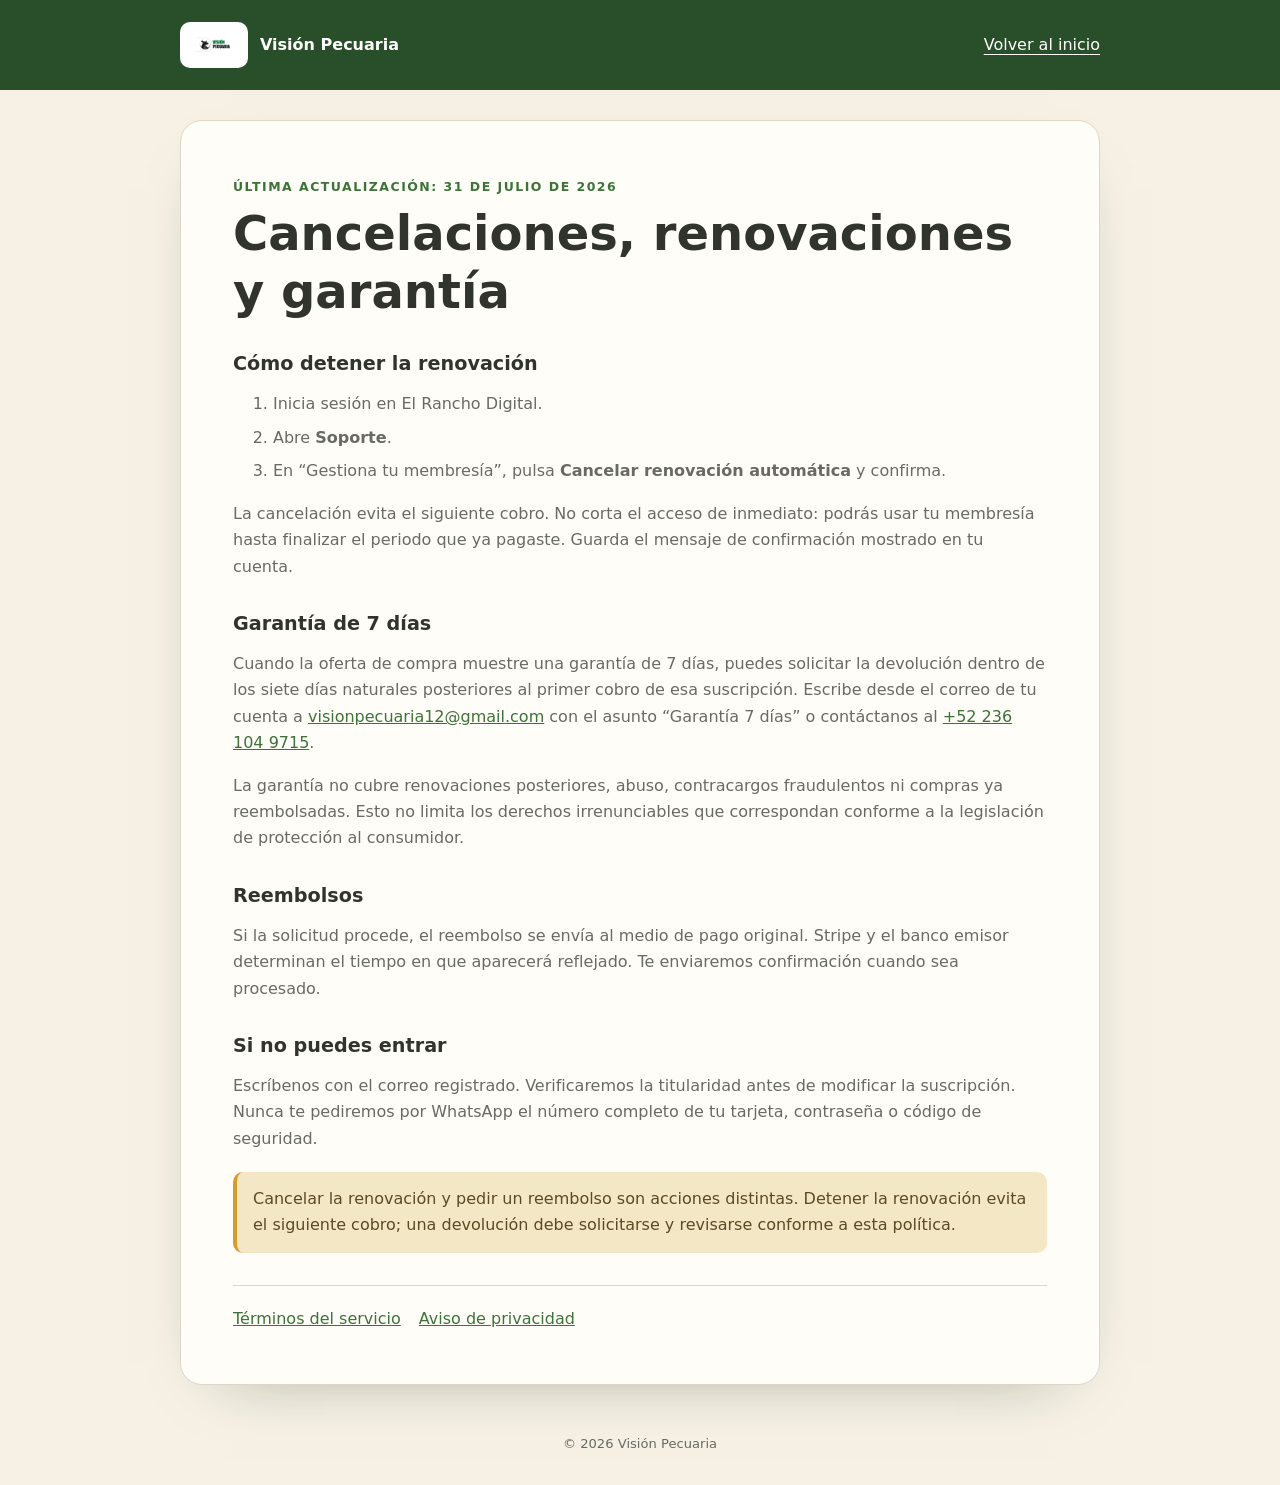
<file: cancelaciones.html>
<!doctype html>
<html lang="es">
<head><meta charset="utf-8"><meta name="viewport" content="width=device-width,initial-scale=1"><title>Cancelaciones y garantía · Visión Pecuaria</title><meta name="description" content="Política de cancelación, renovación y garantía de Visión Pecuaria."><link rel="stylesheet" href="legal.css"></head>
<body>
  <header class="legal-head"><nav class="legal-nav"><a class="legal-brand" href="/"><img src="assets/logo/logo-vision-pecuaria.jpg" alt=""><span>Visión Pecuaria</span></a><a class="legal-back" href="/">Volver al inicio</a></nav></header>
  <main class="legal-main">
    <span class="legal-kicker">Última actualización: 31 de julio de 2026</span><h1>Cancelaciones, renovaciones y garantía</h1>
    <h2>Cómo detener la renovación</h2><ol><li>Inicia sesión en El Rancho Digital.</li><li>Abre <strong>Soporte</strong>.</li><li>En “Gestiona tu membresía”, pulsa <strong>Cancelar renovación automática</strong> y confirma.</li></ol>
    <p>La cancelación evita el siguiente cobro. No corta el acceso de inmediato: podrás usar tu membresía hasta finalizar el periodo que ya pagaste. Guarda el mensaje de confirmación mostrado en tu cuenta.</p>
    <h2>Garantía de 7 días</h2><p>Cuando la oferta de compra muestre una garantía de 7 días, puedes solicitar la devolución dentro de los siete días naturales posteriores al primer cobro de esa suscripción. Escribe desde el correo de tu cuenta a <a href="mailto:visionpecuaria12@gmail.com">visionpecuaria12@gmail.com</a> con el asunto “Garantía 7 días” o contáctanos al <a href="https://wa.me/522361049715">+52 236 104 9715</a>.</p>
    <p>La garantía no cubre renovaciones posteriores, abuso, contracargos fraudulentos ni compras ya reembolsadas. Esto no limita los derechos irrenunciables que correspondan conforme a la legislación de protección al consumidor.</p>
    <h2>Reembolsos</h2><p>Si la solicitud procede, el reembolso se envía al medio de pago original. Stripe y el banco emisor determinan el tiempo en que aparecerá reflejado. Te enviaremos confirmación cuando sea procesado.</p>
    <h2>Si no puedes entrar</h2><p>Escríbenos con el correo registrado. Verificaremos la titularidad antes de modificar la suscripción. Nunca te pediremos por WhatsApp el número completo de tu tarjeta, contraseña o código de seguridad.</p>
    <div class="legal-note"><p>Cancelar la renovación y pedir un reembolso son acciones distintas. Detener la renovación evita el siguiente cobro; una devolución debe solicitarse y revisarse conforme a esta política.</p></div>
    <nav class="legal-links"><a href="terminos.html">Términos del servicio</a><a href="privacidad.html">Aviso de privacidad</a></nav>
  </main><footer class="legal-foot">© 2026 Visión Pecuaria</footer>
</body></html>
</file>
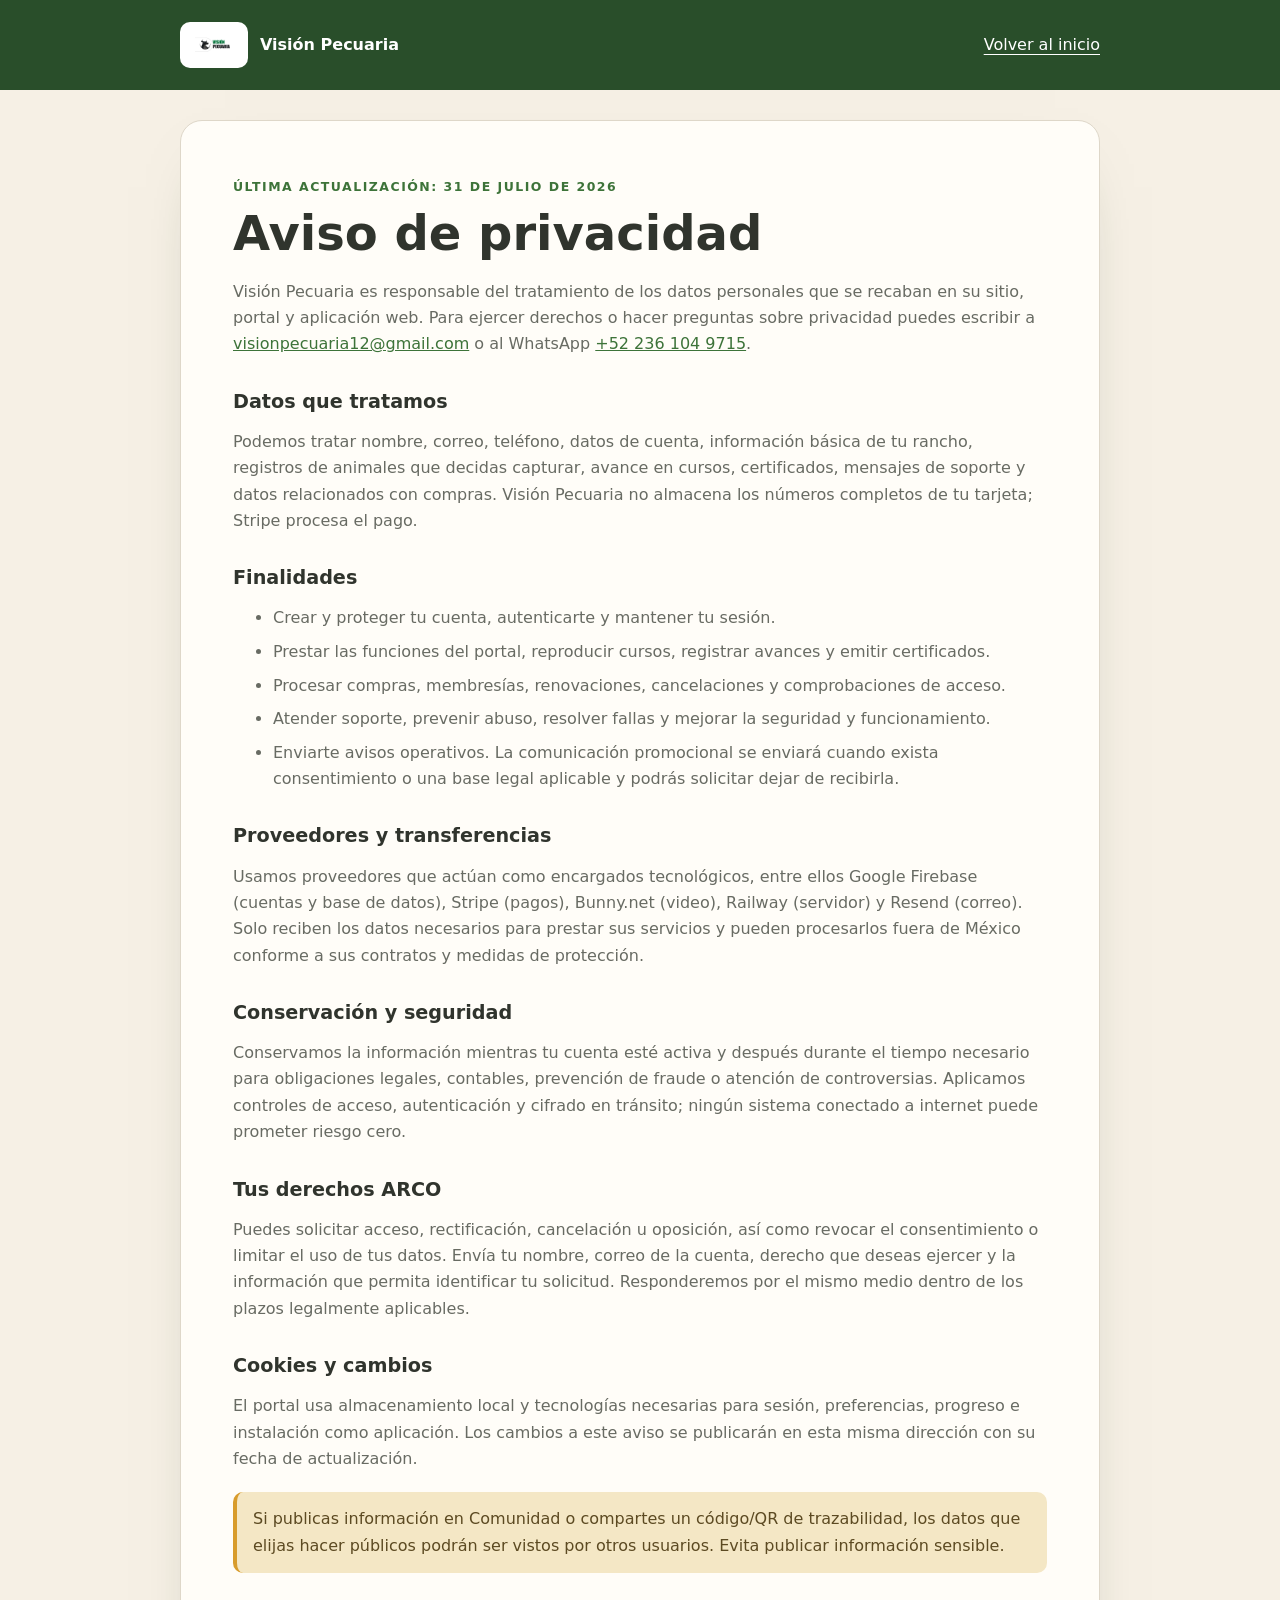
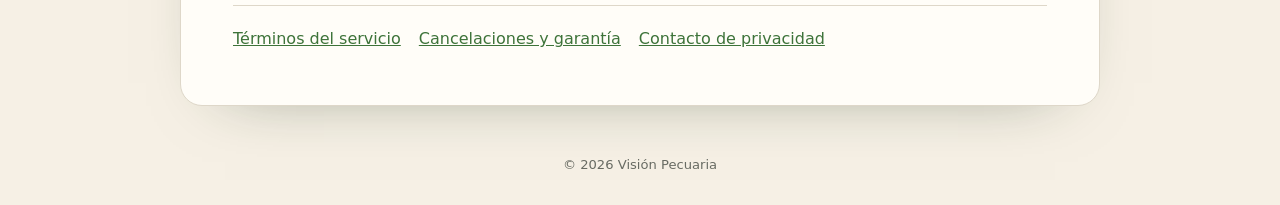
<file: privacidad.html>
<!doctype html>
<html lang="es">
<head>
  <meta charset="utf-8"><meta name="viewport" content="width=device-width,initial-scale=1">
  <title>Aviso de privacidad · Visión Pecuaria</title>
  <meta name="description" content="Aviso de privacidad de Visión Pecuaria.">
  <link rel="stylesheet" href="legal.css">
</head>
<body>
  <header class="legal-head"><nav class="legal-nav"><a class="legal-brand" href="/"><img src="assets/logo/logo-vision-pecuaria.jpg" alt=""><span>Visión Pecuaria</span></a><a class="legal-back" href="/">Volver al inicio</a></nav></header>
  <main class="legal-main">
    <span class="legal-kicker">Última actualización: 31 de julio de 2026</span>
    <h1>Aviso de privacidad</h1>
    <p>Visión Pecuaria es responsable del tratamiento de los datos personales que se recaban en su sitio, portal y aplicación web. Para ejercer derechos o hacer preguntas sobre privacidad puedes escribir a <a href="mailto:visionpecuaria12@gmail.com">visionpecuaria12@gmail.com</a> o al WhatsApp <a href="https://wa.me/522361049715">+52 236 104 9715</a>.</p>

    <h2>Datos que tratamos</h2>
    <p>Podemos tratar nombre, correo, teléfono, datos de cuenta, información básica de tu rancho, registros de animales que decidas capturar, avance en cursos, certificados, mensajes de soporte y datos relacionados con compras. Visión Pecuaria no almacena los números completos de tu tarjeta; Stripe procesa el pago.</p>

    <h2>Finalidades</h2>
    <ul><li>Crear y proteger tu cuenta, autenticarte y mantener tu sesión.</li><li>Prestar las funciones del portal, reproducir cursos, registrar avances y emitir certificados.</li><li>Procesar compras, membresías, renovaciones, cancelaciones y comprobaciones de acceso.</li><li>Atender soporte, prevenir abuso, resolver fallas y mejorar la seguridad y funcionamiento.</li><li>Enviarte avisos operativos. La comunicación promocional se enviará cuando exista consentimiento o una base legal aplicable y podrás solicitar dejar de recibirla.</li></ul>

    <h2>Proveedores y transferencias</h2>
    <p>Usamos proveedores que actúan como encargados tecnológicos, entre ellos Google Firebase (cuentas y base de datos), Stripe (pagos), Bunny.net (video), Railway (servidor) y Resend (correo). Solo reciben los datos necesarios para prestar sus servicios y pueden procesarlos fuera de México conforme a sus contratos y medidas de protección.</p>

    <h2>Conservación y seguridad</h2>
    <p>Conservamos la información mientras tu cuenta esté activa y después durante el tiempo necesario para obligaciones legales, contables, prevención de fraude o atención de controversias. Aplicamos controles de acceso, autenticación y cifrado en tránsito; ningún sistema conectado a internet puede prometer riesgo cero.</p>

    <h2>Tus derechos ARCO</h2>
    <p>Puedes solicitar acceso, rectificación, cancelación u oposición, así como revocar el consentimiento o limitar el uso de tus datos. Envía tu nombre, correo de la cuenta, derecho que deseas ejercer y la información que permita identificar tu solicitud. Responderemos por el mismo medio dentro de los plazos legalmente aplicables.</p>

    <h2>Cookies y cambios</h2>
    <p>El portal usa almacenamiento local y tecnologías necesarias para sesión, preferencias, progreso e instalación como aplicación. Los cambios a este aviso se publicarán en esta misma dirección con su fecha de actualización.</p>

    <div class="legal-note"><p>Si publicas información en Comunidad o compartes un código/QR de trazabilidad, los datos que elijas hacer públicos podrán ser vistos por otros usuarios. Evita publicar información sensible.</p></div>
    <nav class="legal-links"><a href="terminos.html">Términos del servicio</a><a href="cancelaciones.html">Cancelaciones y garantía</a><a href="mailto:visionpecuaria12@gmail.com">Contacto de privacidad</a></nav>
  </main>
  <footer class="legal-foot">© 2026 Visión Pecuaria</footer>
</body></html>
</file>
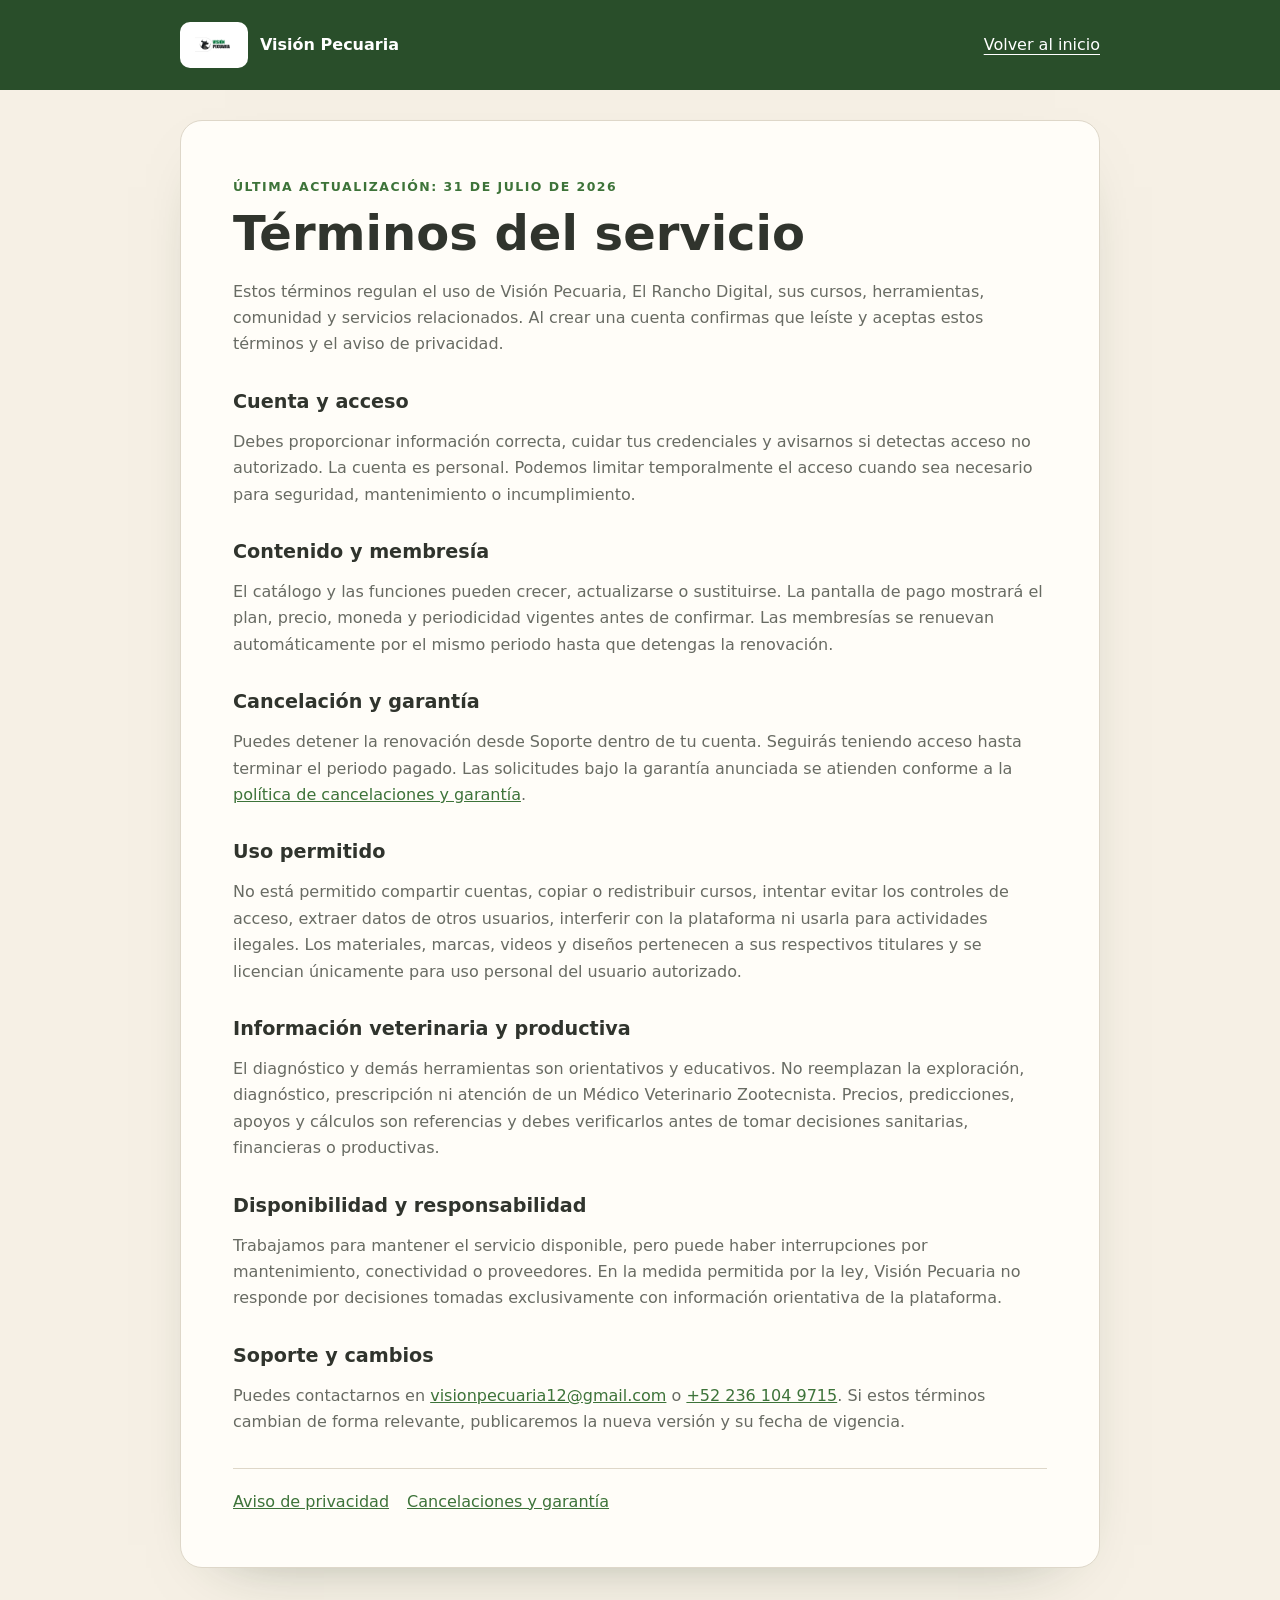
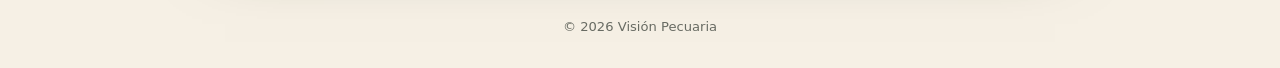
<file: terminos.html>
<!doctype html>
<html lang="es">
<head><meta charset="utf-8"><meta name="viewport" content="width=device-width,initial-scale=1"><title>Términos del servicio · Visión Pecuaria</title><meta name="description" content="Términos del servicio de Visión Pecuaria."><link rel="stylesheet" href="legal.css"></head>
<body>
  <header class="legal-head"><nav class="legal-nav"><a class="legal-brand" href="/"><img src="assets/logo/logo-vision-pecuaria.jpg" alt=""><span>Visión Pecuaria</span></a><a class="legal-back" href="/">Volver al inicio</a></nav></header>
  <main class="legal-main">
    <span class="legal-kicker">Última actualización: 31 de julio de 2026</span><h1>Términos del servicio</h1>
    <p>Estos términos regulan el uso de Visión Pecuaria, El Rancho Digital, sus cursos, herramientas, comunidad y servicios relacionados. Al crear una cuenta confirmas que leíste y aceptas estos términos y el aviso de privacidad.</p>
    <h2>Cuenta y acceso</h2><p>Debes proporcionar información correcta, cuidar tus credenciales y avisarnos si detectas acceso no autorizado. La cuenta es personal. Podemos limitar temporalmente el acceso cuando sea necesario para seguridad, mantenimiento o incumplimiento.</p>
    <h2>Contenido y membresía</h2><p>El catálogo y las funciones pueden crecer, actualizarse o sustituirse. La pantalla de pago mostrará el plan, precio, moneda y periodicidad vigentes antes de confirmar. Las membresías se renuevan automáticamente por el mismo periodo hasta que detengas la renovación.</p>
    <h2>Cancelación y garantía</h2><p>Puedes detener la renovación desde Soporte dentro de tu cuenta. Seguirás teniendo acceso hasta terminar el periodo pagado. Las solicitudes bajo la garantía anunciada se atienden conforme a la <a href="cancelaciones.html">política de cancelaciones y garantía</a>.</p>
    <h2>Uso permitido</h2><p>No está permitido compartir cuentas, copiar o redistribuir cursos, intentar evitar los controles de acceso, extraer datos de otros usuarios, interferir con la plataforma ni usarla para actividades ilegales. Los materiales, marcas, videos y diseños pertenecen a sus respectivos titulares y se licencian únicamente para uso personal del usuario autorizado.</p>
    <h2>Información veterinaria y productiva</h2><p>El diagnóstico y demás herramientas son orientativos y educativos. No reemplazan la exploración, diagnóstico, prescripción ni atención de un Médico Veterinario Zootecnista. Precios, predicciones, apoyos y cálculos son referencias y debes verificarlos antes de tomar decisiones sanitarias, financieras o productivas.</p>
    <h2>Disponibilidad y responsabilidad</h2><p>Trabajamos para mantener el servicio disponible, pero puede haber interrupciones por mantenimiento, conectividad o proveedores. En la medida permitida por la ley, Visión Pecuaria no responde por decisiones tomadas exclusivamente con información orientativa de la plataforma.</p>
    <h2>Soporte y cambios</h2><p>Puedes contactarnos en <a href="mailto:visionpecuaria12@gmail.com">visionpecuaria12@gmail.com</a> o <a href="https://wa.me/522361049715">+52 236 104 9715</a>. Si estos términos cambian de forma relevante, publicaremos la nueva versión y su fecha de vigencia.</p>
    <nav class="legal-links"><a href="privacidad.html">Aviso de privacidad</a><a href="cancelaciones.html">Cancelaciones y garantía</a></nav>
  </main><footer class="legal-foot">© 2026 Visión Pecuaria</footer>
</body></html>
</file>
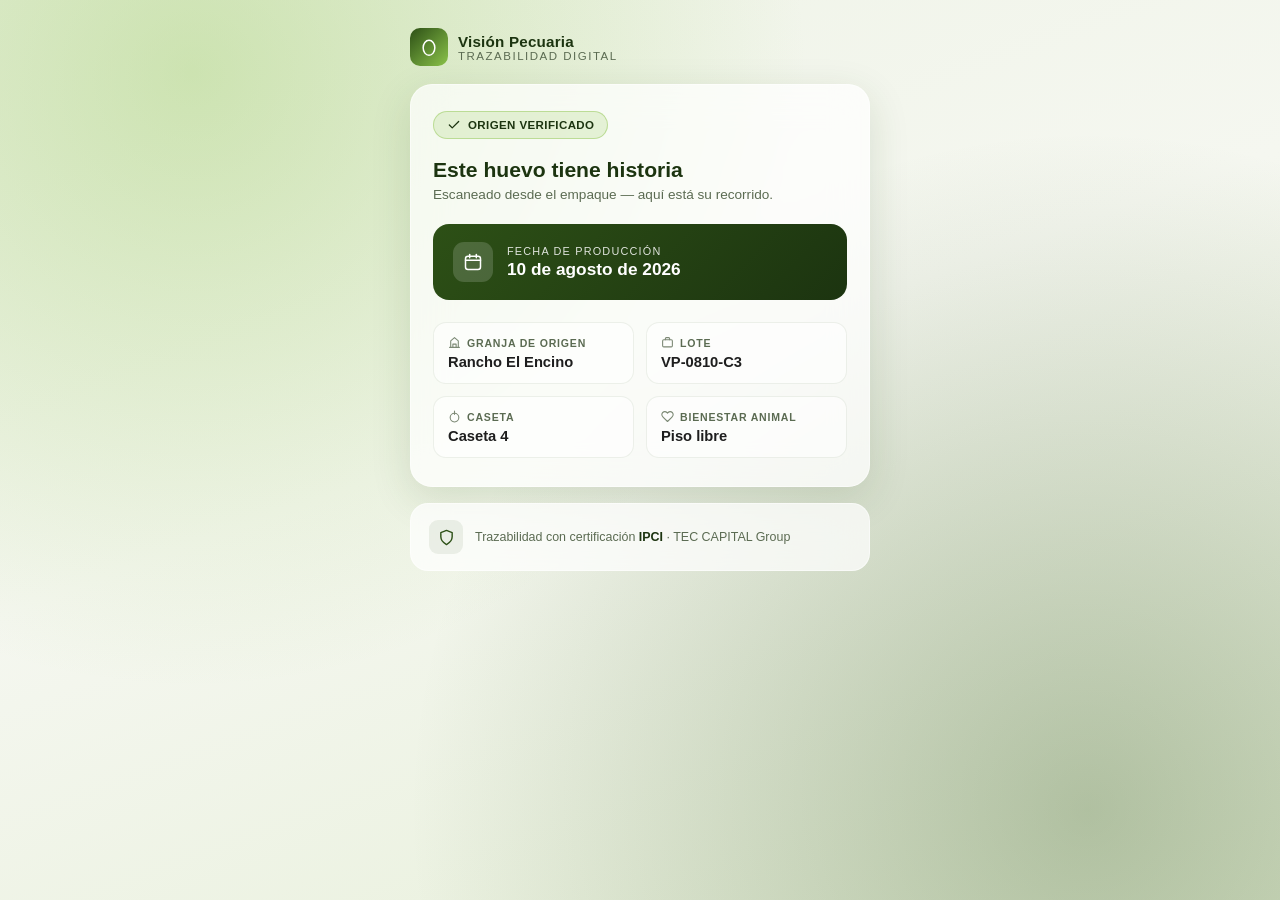
<file: trazabilidad.html>
<!DOCTYPE html>
<html lang="es">
<head>
<meta charset="UTF-8">
<meta name="viewport" content="width=device-width, initial-scale=1.0, maximum-scale=1.0">
<title>Trazabilidad · Visión Pecuaria</title>
<style>
  :root{
    --primario:#2d5016;
    --primario-oscuro:#1c3410;
    --acento:#8bc34a;
    --acento-claro:#c8e6a0;
    --tierra:#795548;
    --fondo:#f5f7f0;
    --texto:#1e1e1e;
    --texto-suave:#5b6b52;
    --card-bg:rgba(255,255,255,0.72);
    --card-borde:rgba(255,255,255,0.5);
  }
  *{box-sizing:border-box;margin:0;padding:0;}
  html,body{height:100%;}
  body{
    font-family:-apple-system,BlinkMacSystemFont,"Segoe UI",Roboto,Helvetica,Arial,sans-serif;
    color:var(--texto);
    background:
      radial-gradient(circle at 15% 8%, rgba(139,195,74,0.35), transparent 45%),
      radial-gradient(circle at 85% 90%, rgba(45,80,22,0.30), transparent 50%),
      linear-gradient(160deg, #eef3e6 0%, var(--fondo) 45%, #e6efd8 100%);
    min-height:100%;
    display:flex;
    justify-content:center;
    padding:28px 16px 48px;
  }
  .wrap{ width:100%; max-width:460px; }

  .brand{
    display:flex; align-items:center; gap:10px;
    margin-bottom:18px;
  }
  .brand-mark{
    width:38px; height:38px; border-radius:10px;
    background:linear-gradient(135deg,var(--primario),var(--acento));
    display:flex; align-items:center; justify-content:center;
    flex-shrink:0;
  }
  .brand-name{ font-size:.95rem; font-weight:700; color:var(--primario-oscuro); letter-spacing:.2px; }
  .brand-sub{ font-size:.72rem; color:var(--texto-suave); text-transform:uppercase; letter-spacing:1.5px; }

  .card{
    background:var(--card-bg);
    border:1px solid var(--card-borde);
    backdrop-filter:blur(18px);
    -webkit-backdrop-filter:blur(18px);
    border-radius:22px;
    padding:26px 22px 22px;
    box-shadow:0 12px 40px rgba(45,80,22,0.14);
    margin-bottom:16px;
  }

  .verificado{
    display:inline-flex; align-items:center; gap:7px;
    background:rgba(139,195,74,0.18);
    border:1px solid rgba(139,195,74,0.45);
    color:var(--primario-oscuro);
    padding:6px 13px;
    border-radius:50px;
    font-size:.72rem;
    font-weight:700;
    letter-spacing:.4px;
    text-transform:uppercase;
    margin-bottom:18px;
  }
  .verificado svg{ width:14px; height:14px; flex-shrink:0; }

  .titulo{
    font-size:1.32rem;
    font-weight:800;
    color:var(--primario-oscuro);
    line-height:1.25;
    margin-bottom:4px;
  }
  .subtitulo{
    font-size:.85rem;
    color:var(--texto-suave);
    margin-bottom:22px;
  }

  .fecha-box{
    background:linear-gradient(135deg,var(--primario) 0%, var(--primario-oscuro) 100%);
    border-radius:16px;
    padding:18px 20px;
    color:#fff;
    display:flex;
    align-items:center;
    gap:14px;
    margin-bottom:22px;
  }
  .fecha-icono{
    width:40px; height:40px; border-radius:11px;
    background:rgba(255,255,255,0.16);
    display:flex; align-items:center; justify-content:center;
    flex-shrink:0;
  }
  .fecha-icono svg{ width:20px; height:20px; }
  .fecha-label{ font-size:.68rem; text-transform:uppercase; letter-spacing:1.2px; opacity:.85; margin-bottom:2px; }
  .fecha-valor{ font-size:1.08rem; font-weight:800; }

  .grid{
    display:grid;
    grid-template-columns:1fr 1fr;
    gap:12px;
    margin-bottom:6px;
  }
  .dato{
    background:rgba(255,255,255,0.55);
    border:1px solid rgba(45,80,22,0.08);
    border-radius:13px;
    padding:13px 14px;
  }
  .dato-label{
    display:flex; align-items:center; gap:6px;
    font-size:.66rem; text-transform:uppercase; letter-spacing:.8px;
    color:var(--texto-suave); font-weight:700; margin-bottom:5px;
  }
  .dato-label svg{ width:13px; height:13px; opacity:.8; }
  .dato-valor{ font-size:.92rem; font-weight:700; color:var(--texto); }

  .footer-card{
    display:flex; align-items:center; gap:12px;
    background:var(--card-bg);
    border:1px solid var(--card-borde);
    backdrop-filter:blur(18px);
    -webkit-backdrop-filter:blur(18px);
    border-radius:18px;
    padding:16px 18px;
  }
  .footer-icono{
    width:34px; height:34px; border-radius:9px;
    background:rgba(45,80,22,0.08);
    display:flex; align-items:center; justify-content:center;
    flex-shrink:0;
  }
  .footer-icono svg{ width:17px; height:17px; color:var(--primario); }
  .footer-texto{ font-size:.78rem; color:var(--texto-suave); line-height:1.45; }
  .footer-texto b{ color:var(--primario-oscuro); }

  @media (max-width:360px){
    .grid{ grid-template-columns:1fr; }
  }
</style>
</head>
<body>
  <div class="wrap">

    <div class="brand">
      <div class="brand-mark">
        <svg width="20" height="20" viewBox="0 0 24 24" fill="none" stroke="#fff" stroke-width="1.8" stroke-linecap="round" stroke-linejoin="round">
          <ellipse cx="12" cy="13" rx="7" ry="9"/>
        </svg>
      </div>
      <div>
        <div class="brand-name">Visión Pecuaria</div>
        <div class="brand-sub">Trazabilidad digital</div>
      </div>
    </div>

    <div class="card">
      <div class="verificado">
        <svg viewBox="0 0 24 24" fill="none" stroke="currentColor" stroke-width="2.2" stroke-linecap="round" stroke-linejoin="round">
          <polyline points="20 6 9 17 4 12"/>
        </svg>
        Origen verificado
      </div>

      <div class="titulo">Este huevo tiene historia</div>
      <div class="subtitulo">Escaneado desde el empaque — aquí está su recorrido.</div>

      <div class="fecha-box">
        <div class="fecha-icono">
          <svg viewBox="0 0 24 24" fill="none" stroke="#fff" stroke-width="1.8" stroke-linecap="round" stroke-linejoin="round">
            <rect x="3" y="5" width="18" height="16" rx="3"/>
            <path d="M3 10h18"/>
            <path d="M8 3v4"/>
            <path d="M16 3v4"/>
          </svg>
        </div>
        <div>
          <div class="fecha-label">Fecha de producción</div>
          <div class="fecha-valor">10 de agosto de 2026</div>
        </div>
      </div>

      <div class="grid">
        <div class="dato">
          <div class="dato-label">
            <svg viewBox="0 0 24 24" fill="none" stroke="currentColor" stroke-width="2" stroke-linecap="round" stroke-linejoin="round"><path d="M3 21h18"/><path d="M5 21V9l7-6 7 6v12"/><path d="M9 21v-6h6v6"/></svg>
            Granja de origen
          </div>
          <div class="dato-valor">Rancho El Encino</div>
        </div>
        <div class="dato">
          <div class="dato-label">
            <svg viewBox="0 0 24 24" fill="none" stroke="currentColor" stroke-width="2" stroke-linecap="round" stroke-linejoin="round"><rect x="3" y="7" width="18" height="13" rx="2"/><path d="M8 7V5a2 2 0 0 1 2-2h4a2 2 0 0 1 2 2v2"/></svg>
            Lote
          </div>
          <div class="dato-valor">VP-0810-C3</div>
        </div>
        <div class="dato">
          <div class="dato-label">
            <svg viewBox="0 0 24 24" fill="none" stroke="currentColor" stroke-width="2" stroke-linecap="round" stroke-linejoin="round"><path d="M12 2v6"/><circle cx="12" cy="14" r="8"/></svg>
            Caseta
          </div>
          <div class="dato-valor">Caseta 4</div>
        </div>
        <div class="dato">
          <div class="dato-label">
            <svg viewBox="0 0 24 24" fill="none" stroke="currentColor" stroke-width="2" stroke-linecap="round" stroke-linejoin="round"><path d="M20.84 4.61a5.5 5.5 0 0 0-7.78 0L12 5.67l-1.06-1.06a5.5 5.5 0 0 0-7.78 7.78l1.06 1.06L12 21.23l7.78-7.78 1.06-1.06a5.5 5.5 0 0 0 0-7.78z"/></svg>
            Bienestar animal
          </div>
          <div class="dato-valor">Piso libre</div>
        </div>
      </div>
    </div>

    <div class="footer-card">
      <div class="footer-icono">
        <svg viewBox="0 0 24 24" fill="none" stroke="currentColor" stroke-width="2" stroke-linecap="round" stroke-linejoin="round"><path d="M12 22s8-4.5 8-11V5l-8-3-8 3v6c0 6.5 8 11 8 11z"/></svg>
      </div>
      <div class="footer-texto">
        Trazabilidad con certificación <b>IPCI</b> · TEC CAPITAL Group
      </div>
    </div>

  </div>
</body>
</html>
</file>
<file: legal.css>
:root{--verde:#294e2a;--verde2:#3d7339;--crema:#f6f0e5;--panel:#fffdf8;--tinta:#30342d;--muted:#686b63;--miel:#d89c2c;--line:#ded7c9}
*{box-sizing:border-box}
body{margin:0;background:var(--crema);color:var(--tinta);font-family:Inter,system-ui,-apple-system,"Segoe UI",sans-serif;line-height:1.65}
a{color:var(--verde2)}
.legal-head{background:var(--verde);color:#fff;padding:22px 20px}
.legal-nav{width:min(920px,100%);margin:auto;display:flex;align-items:center;justify-content:space-between;gap:18px}
.legal-brand{display:flex;align-items:center;gap:12px;color:#fff;text-decoration:none;font-weight:800}
.legal-brand img{width:68px;height:46px;object-fit:contain;background:#fff;border-radius:10px;padding:4px}
.legal-back{color:#fff;text-underline-offset:4px}
.legal-main{width:min(920px,calc(100% - 28px));margin:30px auto 48px;background:var(--panel);border:1px solid var(--line);border-radius:22px;padding:clamp(22px,5vw,52px);box-shadow:0 22px 65px -45px rgba(25,50,25,.55)}
.legal-kicker{color:var(--verde2);font-size:.78rem;font-weight:800;letter-spacing:.12em;text-transform:uppercase}
h1,h2{line-height:1.2}h1{font-size:clamp(2rem,5vw,3rem);margin:.35rem 0 1rem}h2{font-size:1.2rem;margin:2rem 0 .6rem}
p,li{color:var(--muted)}li+li{margin-top:.45rem}
.legal-note{background:#f4e7c5;border-left:4px solid var(--miel);border-radius:10px;padding:14px 16px;margin:20px 0}
.legal-note p{margin:0;color:#5c4a22}
.legal-links{display:flex;flex-wrap:wrap;gap:10px 18px;border-top:1px solid var(--line);margin-top:32px;padding-top:20px}
.legal-foot{text-align:center;color:var(--muted);font-size:.82rem;padding:0 20px 30px}
@media(max-width:560px){.legal-nav{align-items:flex-start;flex-direction:column}.legal-main{margin-top:16px;border-radius:17px}.legal-brand img{width:58px;height:40px}}
</file>
